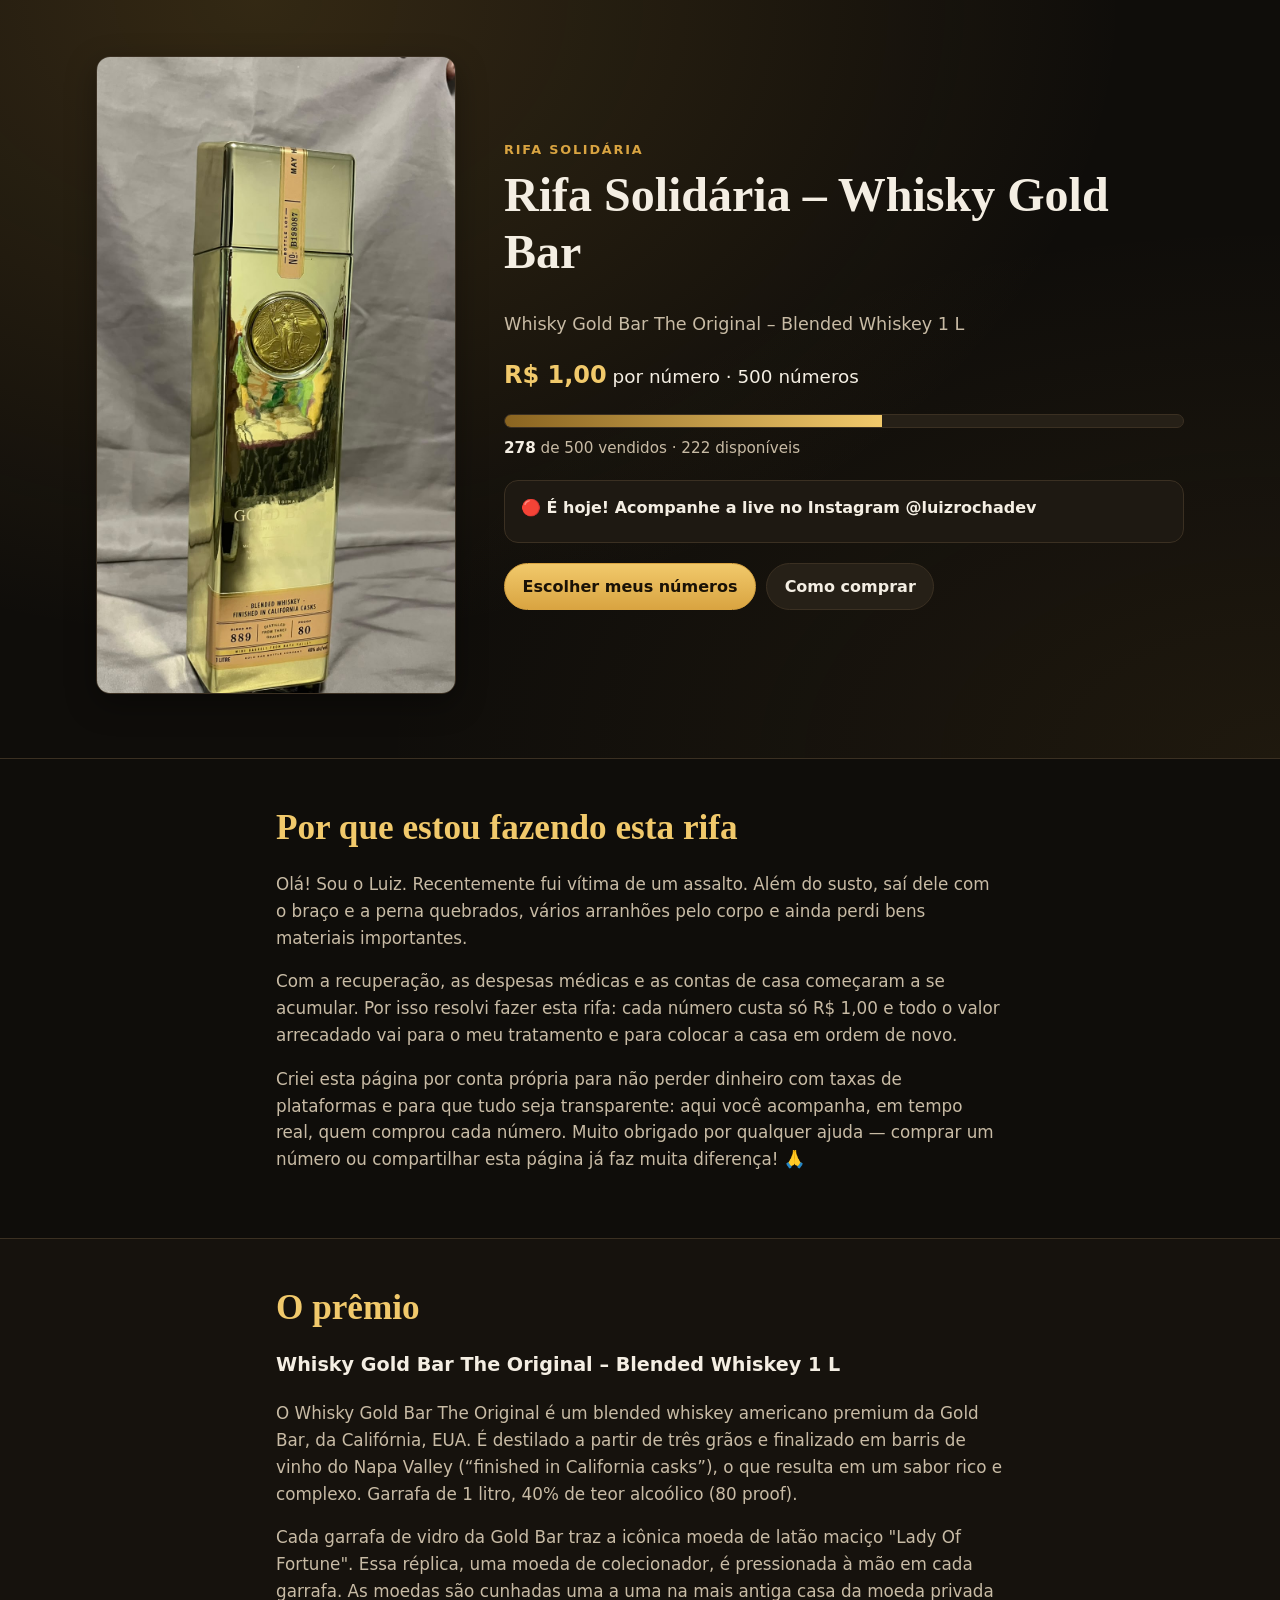
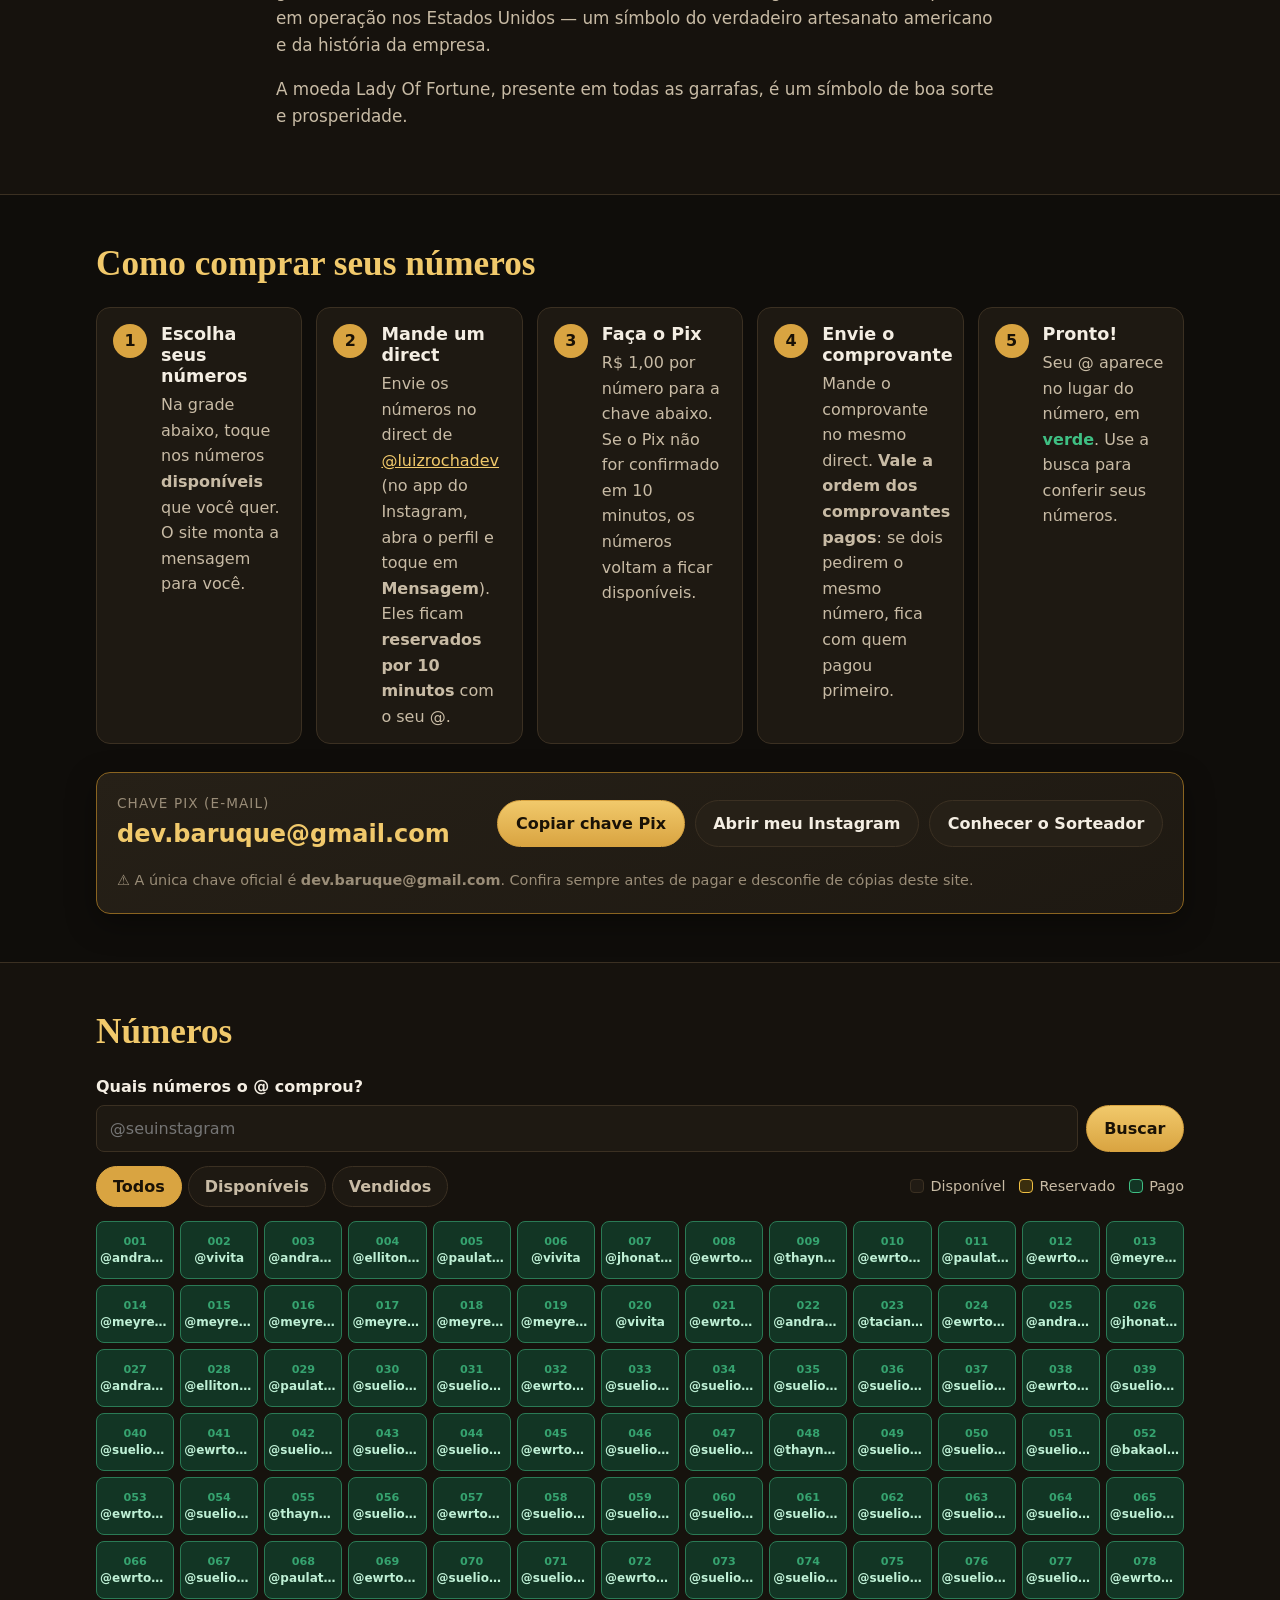
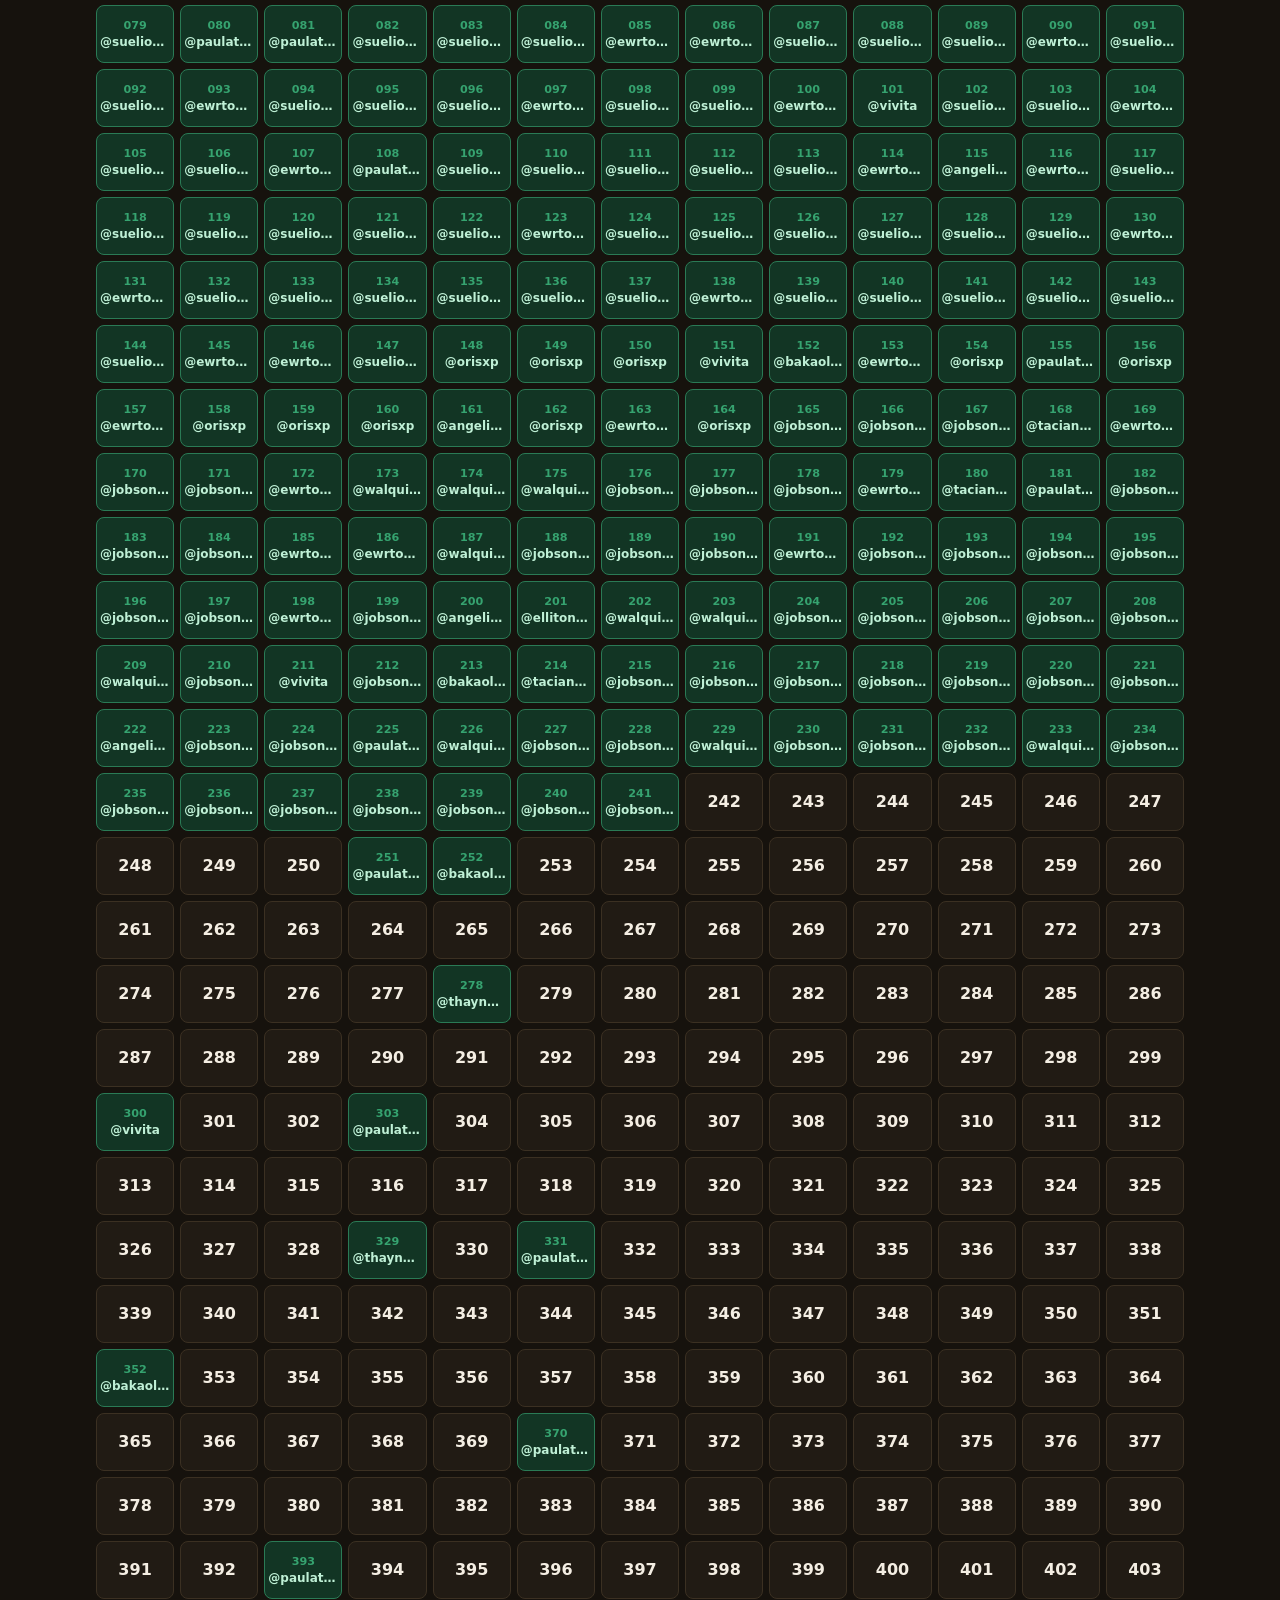
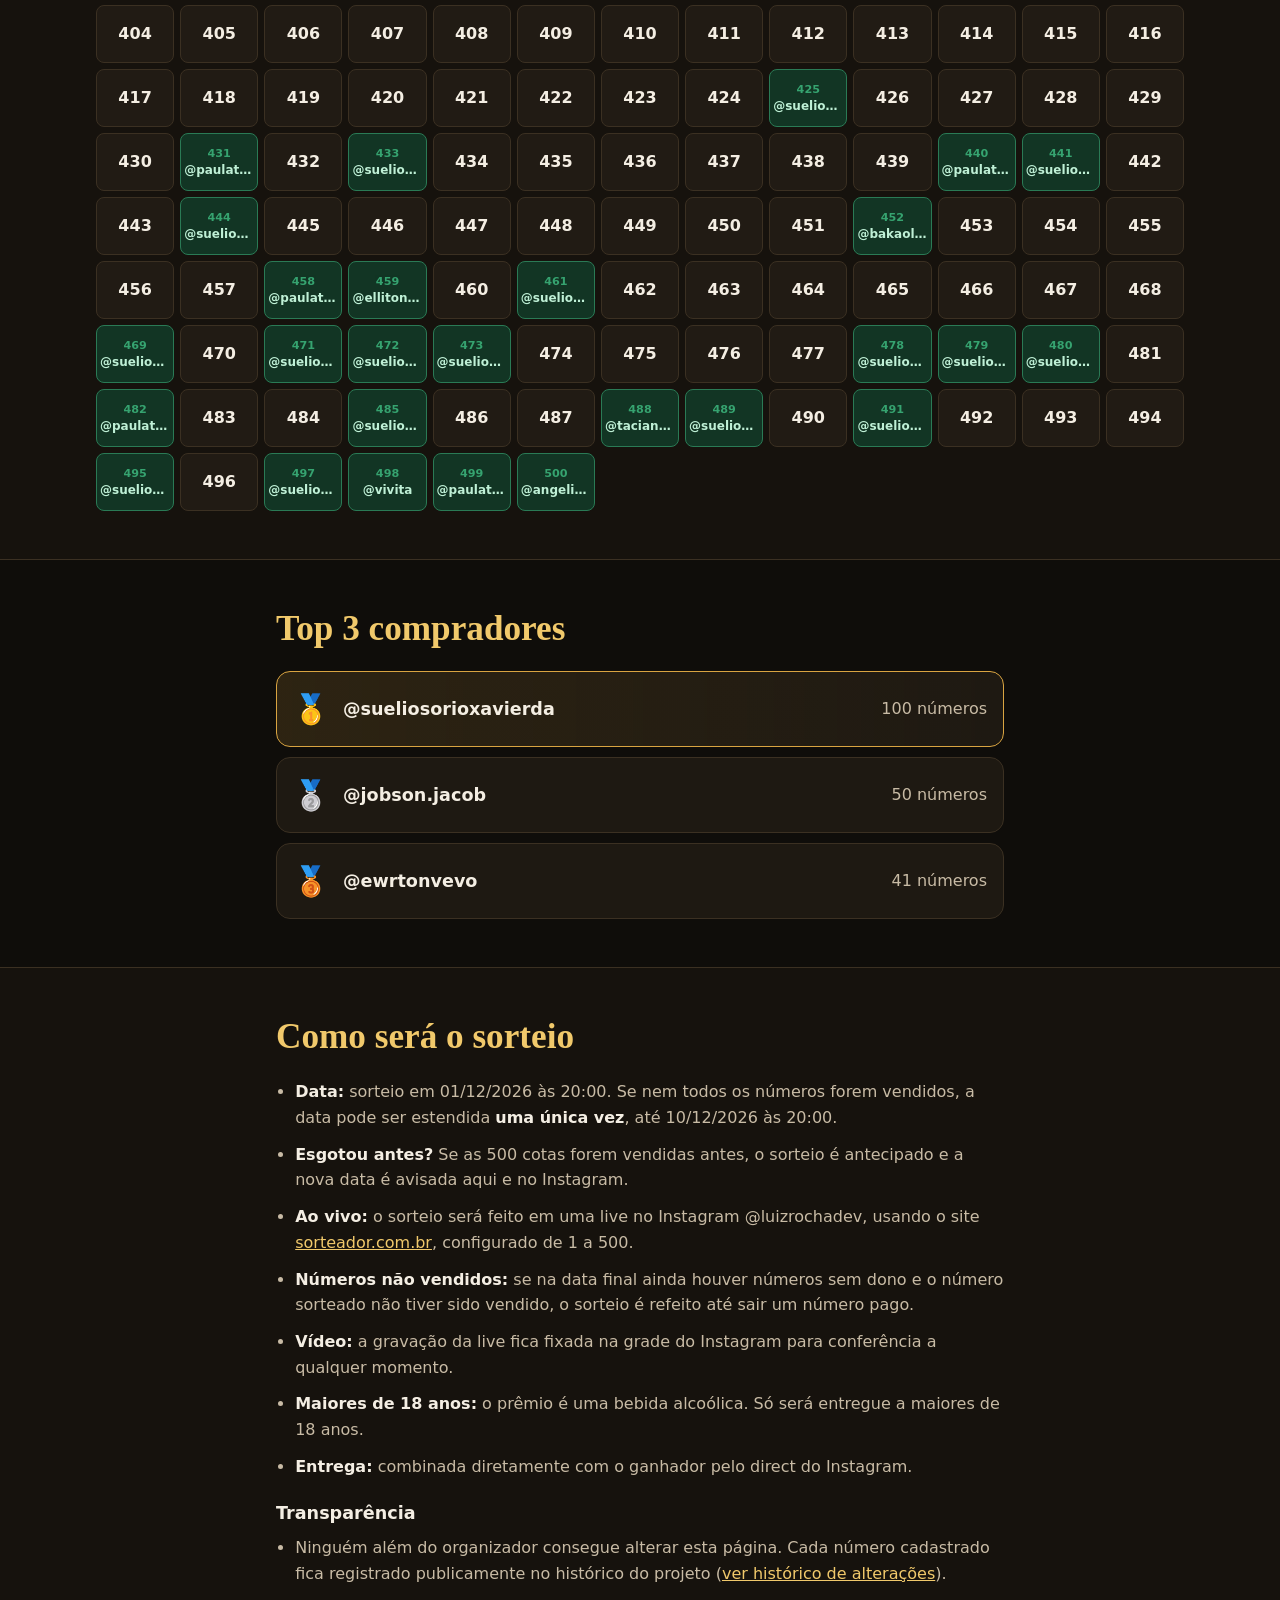
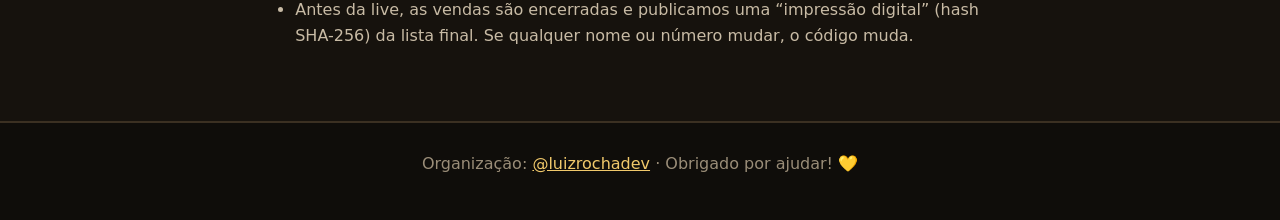
<file: index.html>
<!doctype html>
<html lang="pt-BR">
<head>
  <meta charset="utf-8">
  <meta name="viewport" content="width=device-width, initial-scale=1">
  <meta http-equiv="Content-Security-Policy" content="default-src 'self'; script-src 'self'; style-src 'self'; img-src 'self' data:; connect-src 'self'; object-src 'none'; base-uri 'self'; form-action 'none'">
  <meta name="referrer" content="strict-origin-when-cross-origin">
  <title>Rifa Solidária – Whisky Gold Bar</title>
  <meta name="description" content="Rifa solidária de um Whisky Gold Bar The Original (blended whiskey). R$ 1,00 por número. Ajude nas despesas médicas e da casa.">
  <meta property="og:type" content="website">
  <meta property="og:title" content="Rifa Solidária – Whisky Gold Bar">
  <meta property="og:description" content="R$ 1,00 por número. Escolha seus números e ajude nas despesas médicas e da casa.">
  <meta name="theme-color" content="#0f0d0a">
  <link rel="icon" href="img/favicon.svg" type="image/svg+xml">
  <link rel="stylesheet" href="css/style.css">
  <script src="js/common.js" defer></script>
  <script src="js/app.js" defer></script>
</head>
<body>
  <header class="hero">
    <div class="wrap hero-grid">
      <figure class="hero-foto">
        <img id="foto" src="img/whisky.jpg" alt="Garrafa do Whisky Gold Bar The Original (blended whiskey) com a moeda Lady Of Fortune" width="900" height="1600">
      </figure>
      <div class="hero-info">
        <p class="eyebrow">Rifa solidária</p>
        <h1 id="titulo">Rifa Solidária – Whisky Gold Bar</h1>
        <p class="hero-premio" data-cfg="premio"></p>
        <p class="hero-preco"><strong id="preco">R$ 1,00</strong> por número · <span data-cfg="totalNumeros">500</span> números</p>

        <div class="progresso" aria-live="polite">
          <div class="progresso-barra" role="progressbar" aria-label="Números vendidos" aria-valuemin="0" id="progresso-barra">
            <span id="progresso-fill"></span>
          </div>
          <p class="progresso-texto"><strong id="qtd-pagos">0</strong> de <span data-cfg="totalNumeros">500</span> vendidos · <span id="qtd-disponiveis">500</span> disponíveis</p>
        </div>

        <div class="contagem" id="contagem">
          <p class="contagem-titulo" id="contagem-titulo">Sorteio</p>
          <div class="contagem-caixas" id="contagem-caixas">
            <div><strong id="cd-d">--</strong><span>dias</span></div>
            <div><strong id="cd-h">--</strong><span>horas</span></div>
            <div><strong id="cd-m">--</strong><span>min</span></div>
            <div><strong id="cd-s">--</strong><span>seg</span></div>
          </div>
        </div>

        <div class="acoes">
          <a href="#numeros" class="btn btn-primario">Escolher meus números</a>
          <a href="#como-comprar" class="btn">Como comprar</a>
        </div>
      </div>
    </div>
  </header>

  <div class="faixa" id="faixa-status" hidden></div>

  <main>
    <section class="secao secao-resultado" id="resultado" hidden>
      <div class="wrap">
        <h2>🏆 Resultado do sorteio</h2>
        <div class="resultado-card">
          <p>Número sorteado</p>
          <p class="resultado-numero" id="resultado-numero"></p>
          <p class="resultado-ig" id="resultado-ig"></p>
          <a class="btn btn-primario" id="resultado-video" target="_blank" rel="noopener noreferrer" hidden>Assistir ao vídeo do sorteio</a>
        </div>
      </div>
    </section>

    <section class="secao" id="historia">
      <div class="wrap estreito">
        <h2>Por que estou fazendo esta rifa</h2>
        <div class="texto" id="historia-texto"></div>
      </div>
    </section>

    <section class="secao secao-alt" id="premio">
      <div class="wrap estreito">
        <h2>O prêmio</h2>
        <p class="destaque" data-cfg="premio"></p>
        <div class="texto" id="premio-texto"></div>
      </div>
    </section>

    <section class="secao" id="como-comprar">
      <div class="wrap">
        <h2>Como comprar seus números</h2>
        <ol class="passos">
          <li>
            <h3>Escolha seus números</h3>
            <p>Na grade abaixo, toque nos números <strong>disponíveis</strong> que você quer. O site monta a mensagem para você.</p>
          </li>
          <li>
            <h3>Mande um direct</h3>
            <p>Envie os números no direct de <a data-ig-link target="_blank" rel="noopener noreferrer"><span data-cfg-ig></span></a> (no app do Instagram, abra o perfil e toque em <strong>Mensagem</strong>). Eles ficam <strong>reservados por <span data-cfg="reservaMinutos">10</span> minutos</strong> com o seu @.</p>
          </li>
          <li>
            <h3>Faça o Pix</h3>
            <p><span data-cfg-preco>R$ 1,00</span> por número para a chave abaixo. Se o Pix não for confirmado em <span data-cfg="reservaMinutos">10</span> minutos, os números voltam a ficar disponíveis.</p>
          </li>
          <li>
            <h3>Envie o comprovante</h3>
            <p>Mande o comprovante no mesmo direct. <strong>Vale a ordem dos comprovantes pagos</strong>: se dois pedirem o mesmo número, fica com quem pagou primeiro.</p>
          </li>
          <li>
            <h3>Pronto!</h3>
            <p>Seu @ aparece no lugar do número, em <strong class="txt-pago">verde</strong>. Use a busca para conferir seus números.</p>
          </li>
        </ol>

        <div class="pix-card">
          <div>
            <p class="pix-rotulo">Chave Pix (e-mail)</p>
            <p class="pix-chave" data-cfg="pixChave"></p>
            <p class="pix-nome" id="pix-nome" hidden>Recebedor: <strong data-cfg="pixNomeRecebedor"></strong></p>
          </div>
          <div class="pix-botoes">
            <button type="button" class="btn btn-primario" id="btn-copiar-pix">Copiar chave Pix</button>
            <a class="btn" data-ig-link target="_blank" rel="noopener noreferrer">Abrir meu Instagram</a>
            <a class="btn" href="https://sorteador.com.br/" target="_blank" rel="noopener noreferrer">Conhecer o Sorteador</a>
          </div>
          <p class="pix-aviso">⚠️ A única chave oficial é <strong data-cfg="pixChave"></strong>. Confira sempre antes de pagar e desconfie de cópias deste site.</p>
        </div>
      </div>
    </section>

    <section class="secao secao-alt" id="numeros">
      <div class="wrap">
        <h2>Números</h2>

        <form class="busca" id="form-busca" role="search" autocomplete="off">
          <label for="busca">Quais números o @ comprou?</label>
          <div class="busca-linha">
            <input type="search" id="busca" list="lista-handles" placeholder="@seuinstagram" inputmode="text" autocapitalize="none" spellcheck="false">
            <button type="submit" class="btn btn-primario">Buscar</button>
            <button type="button" class="btn" id="btn-limpar-busca" hidden>Limpar</button>
          </div>
          <datalist id="lista-handles"></datalist>
        </form>
        <div class="busca-resultado" id="busca-resultado" aria-live="polite" hidden></div>

        <div class="grade-topo">
          <div class="filtros" role="group" aria-label="Filtrar números">
            <button type="button" class="filtro ativo" data-filtro="todos">Todos</button>
            <button type="button" class="filtro" data-filtro="disponiveis">Disponíveis</button>
            <button type="button" class="filtro" data-filtro="vendidos">Vendidos</button>
          </div>
          <ul class="legenda">
            <li><span class="bolinha disponivel"></span>Disponível</li>
            <li><span class="bolinha reservado"></span>Reservado</li>
            <li><span class="bolinha pago"></span>Pago</li>
          </ul>
        </div>

        <div class="grade" id="grade" aria-label="Grade de números"></div>
        <p class="carregando" id="carregando">Carregando números…</p>
      </div>
    </section>

    <section class="secao" id="ranking">
      <div class="wrap estreito">
        <h2>Top 3 compradores</h2>
        <ol class="ranking" id="ranking-lista"></ol>
      </div>
    </section>

    <section class="secao secao-alt" id="sorteio">
      <div class="wrap estreito">
        <h2>Como será o sorteio</h2>
        <ul class="regras">
          <li><strong>Data:</strong> sorteio em <span data-cfg-data="dataLimite"></span>. Se nem todos os números forem vendidos, a data pode ser estendida <strong>uma única vez</strong>, até <span data-cfg-data="dataMaximaAdiamento"></span>.</li>
          <li><strong>Esgotou antes?</strong> Se as <span data-cfg="totalNumeros">500</span> cotas forem vendidas antes, o sorteio é antecipado e a nova data é avisada aqui e no Instagram.</li>
          <li><strong>Ao vivo:</strong> o sorteio será feito em uma live no Instagram <span data-cfg-ig></span>, usando o site <a href="https://sorteador.com.br/" target="_blank" rel="noopener noreferrer">sorteador.com.br</a>, configurado de 1 a <span data-cfg="totalNumeros">500</span>.</li>
          <li><strong>Números não vendidos:</strong> se na data final ainda houver números sem dono e o número sorteado não tiver sido vendido, o sorteio é refeito até sair um número pago.</li>
          <li><strong>Vídeo:</strong> a gravação da live fica fixada na grade do Instagram para conferência a qualquer momento.</li>
          <li><strong>Maiores de 18 anos:</strong> o prêmio é uma bebida alcoólica. Só será entregue a maiores de 18 anos.</li>
          <li><strong>Entrega:</strong> combinada diretamente com o ganhador pelo direct do Instagram.</li>
        </ul>

        <h3>Transparência</h3>
        <ul class="regras">
          <li>Ninguém além do organizador consegue alterar esta página. Cada número cadastrado fica registrado publicamente no histórico do projeto<span id="link-historico-wrap" hidden> (<a id="link-historico" target="_blank" rel="noopener noreferrer">ver histórico de alterações</a>)</span>.</li>
          <li>Antes da live, as vendas são encerradas e publicamos uma “impressão digital” (hash SHA-256) da lista final. Se qualquer nome ou número mudar, o código muda.</li>
        </ul>
        <div class="hash-card" id="hash-card" hidden>
          <p>Hash SHA-256 da lista final:</p>
          <code id="hash-valor"></code>
          <p id="hash-confere"></p>
          <details>
            <summary>Ver a lista usada no cálculo</summary>
            <pre id="hash-lista"></pre>
          </details>
        </div>
      </div>
    </section>
  </main>

  <footer class="rodape">
    <div class="wrap">
      <p>Organização: <a data-ig-link target="_blank" rel="noopener noreferrer"><span data-cfg-ig></span></a> · Obrigado por ajudar! 💛</p>
    </div>
  </footer>

  <div class="barra-selecao" id="barra-selecao" hidden>
    <div class="wrap barra-conteudo">
      <div class="barra-info">
        <strong id="sel-qtd">0 números</strong> · <span id="sel-total">R$ 0,00</span>
        <p id="sel-lista"></p>
      </div>
      <div class="barra-botoes">
        <button type="button" class="btn btn-primario" id="btn-finalizar">Finalizar compra</button>
        <button type="button" class="btn" id="btn-limpar-sel">Limpar</button>
      </div>
    </div>
  </div>

  <dialog class="dialogo" id="dlg-finalizar" aria-labelledby="dlg-titulo">
    <div class="dialogo-topo">
      <h2 id="dlg-titulo">Falta pouco! 3 passos</h2>
      <button type="button" class="dialogo-fechar" id="dlg-fechar" aria-label="Fechar">✕</button>
    </div>
    <ol class="passos passos-dialogo">
      <li>
        <h3>Copie seu pedido</h3>
        <p class="pedido" id="dlg-pedido"></p>
        <button type="button" class="btn btn-primario" id="dlg-copiar-pedido">Copiar pedido</button>
      </li>
      <li>
        <h3>Mande no direct de <span data-cfg-ig></span></h3>
        <div id="dlg-instrucao-app" hidden>
          <p>Você está no navegador do Instagram. Para mandar o direct:</p>
          <ol class="mini-passos">
            <li>Toque no <strong>✕</strong> lá no canto de cima da tela para voltar ao Instagram.</li>
            <li>Abra o perfil <strong data-cfg-ig></strong> e toque em <strong>Mensagem</strong>.</li>
            <li>Cole o pedido e envie.</li>
          </ol>
        </div>
        <div id="dlg-instrucao-web" hidden>
          <p>Cole o pedido no direct e envie.</p>
          <a class="btn" data-ig-link target="_blank" rel="noopener noreferrer">Abrir o Instagram</a>
          <p class="dica">Se o Instagram ficar carregando, abra o app, procure <strong data-cfg-ig></strong> e toque em <strong>Mensagem</strong>.</p>
        </div>
      </li>
      <li>
        <h3>Faça o Pix de <span id="dlg-total">R$ 0,00</span> e mande o comprovante</h3>
        <p>Chave Pix (e-mail): <strong class="dlg-chave" data-cfg="pixChave"></strong></p>
        <button type="button" class="btn" id="dlg-copiar-pix">Copiar chave Pix</button>
        <p class="dica">Envie o <strong>comprovante do Pix</strong> no mesmo direct. A chave também está no link da bio, se precisar voltar aqui.</p>
      </li>
    </ol>
    <p class="dica">Seus números ficam reservados quando o direct chegar, por <span data-cfg="reservaMinutos">10</span> minutos, até o Pix ser confirmado.</p>
  </dialog>

  <div class="toast" id="toast" role="status" aria-live="polite"></div>
</body>
</html>
</file>
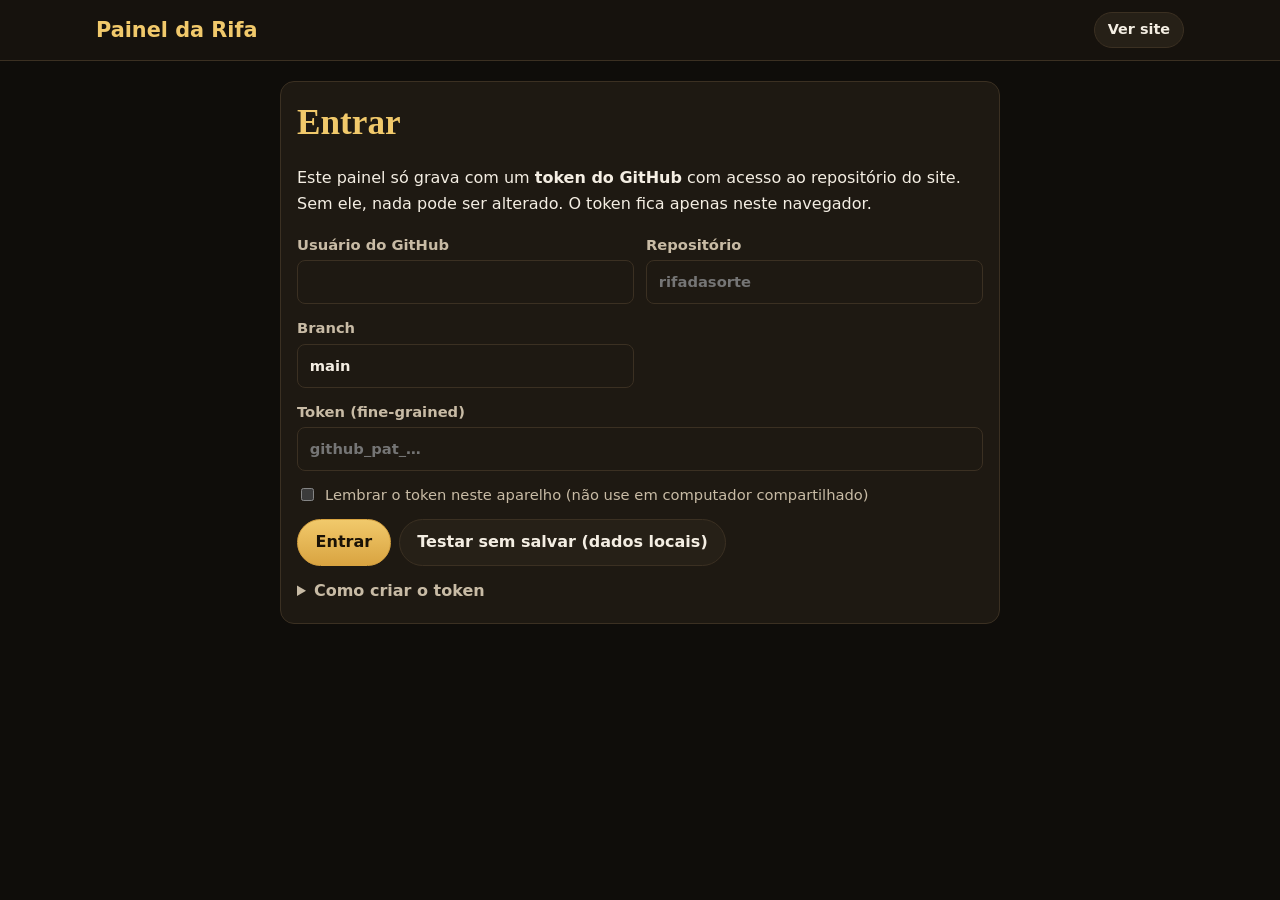
<file: admin.html>
<!doctype html>
<html lang="pt-BR">
<head>
  <meta charset="utf-8">
  <meta name="viewport" content="width=device-width, initial-scale=1">
  <meta http-equiv="Content-Security-Policy" content="default-src 'self'; script-src 'self'; style-src 'self'; img-src 'self' data:; connect-src 'self' https://api.github.com; object-src 'none'; base-uri 'self'; form-action 'none'">
  <meta name="robots" content="noindex, nofollow">
  <meta name="referrer" content="no-referrer">
  <title>Painel da Rifa</title>
  <link rel="icon" href="img/favicon.svg" type="image/svg+xml">
  <link rel="stylesheet" href="css/style.css">
  <script src="js/common.js" defer></script>
  <script src="js/admin.js" defer></script>
</head>
<body class="admin">
  <header class="admin-topo">
    <div class="wrap admin-topo-linha">
      <h1>Painel da Rifa</h1>
      <div class="admin-topo-acoes">
        <span id="modo-info"></span>
        <a class="btn btn-peq" href="./" target="_blank" rel="noopener">Ver site</a>
        <button type="button" class="btn btn-peq" id="btn-sair" hidden>Sair</button>
      </div>
    </div>
  </header>

  <!-- LOGIN -->
  <section class="wrap admin-card" id="tela-login">
    <h2>Entrar</h2>
    <p>Este painel só grava com um <strong>token do GitHub</strong> com acesso ao repositório do site. Sem ele, nada pode ser alterado. O token fica apenas neste navegador.</p>
    <form id="form-login" class="form-grade" autocomplete="off">
      <label>Usuário do GitHub <input id="in-owner" required spellcheck="false" autocapitalize="none"></label>
      <label>Repositório <input id="in-repo" required spellcheck="false" autocapitalize="none" placeholder="rifadasorte"></label>
      <label>Branch <input id="in-branch" value="main" required spellcheck="false" autocapitalize="none"></label>
      <label class="col-2">Token (fine-grained) <input id="in-token" type="password" required spellcheck="false" autocapitalize="none" placeholder="github_pat_…"></label>
      <label class="check col-2"><input type="checkbox" id="in-lembrar"> Lembrar o token neste aparelho (não use em computador compartilhado)</label>
      <div class="col-2 linha-botoes">
        <button type="submit" class="btn btn-primario">Entrar</button>
        <button type="button" class="btn" id="btn-modo-teste">Testar sem salvar (dados locais)</button>
      </div>
      <p class="erro col-2" id="login-erro" hidden></p>
    </form>
    <details class="ajuda">
      <summary>Como criar o token</summary>
      <ol>
        <li>GitHub → Settings → Developer settings → Personal access tokens → <strong>Fine-grained tokens</strong> → Generate new token.</li>
        <li>Expiration: 60 dias. Repository access: <strong>Only select repositories</strong> → escolha o repositório da rifa.</li>
        <li>Permissions → Repository permissions → <strong>Contents: Read and write</strong>. Nada mais.</li>
        <li>Copie o token e cole aqui. Ao final da rifa, apague o token no GitHub.</li>
      </ol>
    </details>
  </section>

  <!-- PAINEL -->
  <main class="wrap" id="tela-painel" hidden>
    <div class="admin-stats" id="admin-stats"></div>
    <div class="aviso" id="aviso-esgotado" hidden>🎉 Todas as cotas estão pagas! Defina a data do sorteio antecipado em “Datas e status”.</div>

    <div class="admin-pendente" id="barra-pendente">
      <p id="pendente-texto">Nenhuma alteração pendente.</p>
      <div class="linha-botoes">
        <button type="button" class="btn btn-primario" id="btn-publicar" disabled>Publicar alterações</button>
        <button type="button" class="btn" id="btn-descartar" disabled>Descartar</button>
        <button type="button" class="btn" id="btn-recarregar">Recarregar</button>
        <button type="button" class="btn" id="btn-baixar">Baixar JSON</button>
      </div>
      <ul class="pendente-lista" id="pendente-lista"></ul>
    </div>

    <section class="admin-card">
      <h2>Números</h2>
      <div class="form-grade">
        <label>Números (ex.: 7, 15, 20-25)
          <input id="in-nums" inputmode="numeric" spellcheck="false" placeholder="7, 15, 20-25">
        </label>
        <label>@ do comprador
          <input id="in-ig" spellcheck="false" autocapitalize="none" list="admin-handles" placeholder="@fulano">
          <datalist id="admin-handles"></datalist>
        </label>
      </div>
      <p class="dica">Toque nos números da grade para selecionar, ou digite acima. Para confirmar o pagamento de uma reserva, deixe o @ em branco ou use “Selecionar números do @”.</p>
      <div class="linha-botoes">
        <button type="button" class="btn btn-reservar" id="btn-reservar">Reservar (<span data-min>10</span> min)</button>
        <button type="button" class="btn btn-pagar" id="btn-pagar">Marcar como pago</button>
        <button type="button" class="btn btn-liberar" id="btn-liberar">Liberar</button>
        <button type="button" class="btn" id="btn-sel-ig">Selecionar números do @</button>
        <button type="button" class="btn" id="btn-limpar-sel">Limpar seleção</button>
      </div>
      <p class="sel-info" id="sel-info"></p>
      <ul class="legenda">
        <li><span class="bolinha disponivel"></span>Disponível</li>
        <li><span class="bolinha reservado"></span>Reservado</li>
        <li><span class="bolinha pago"></span>Pago</li>
        <li><span class="bolinha alterado"></span>Alterado (não publicado)</li>
      </ul>
      <div class="grade grade-admin" id="admin-grade"></div>
    </section>

    <section class="admin-card">
      <h2>Datas e status</h2>
      <div class="form-grade">
        <label>Data/hora do sorteio (Brasília)
          <input type="datetime-local" id="cfg-dataLimite">
        </label>
        <label>Data máxima se adiar (Brasília)
          <input type="datetime-local" id="cfg-dataMaximaAdiamento">
        </label>
        <div class="col-2 linha-botoes">
          <button type="button" class="btn" id="btn-adiar">Adiar sorteio (usar só uma vez)</button>
          <span id="adiado-info"></span>
        </div>
        <label>Sorteio antecipado (se esgotar)
          <input type="datetime-local" id="cfg-dataSorteioAntecipado">
        </label>
        <div class="linha-botoes alinhar-fim">
          <button type="button" class="btn" id="btn-limpar-antecipado">Remover antecipação</button>
        </div>
        <label>Status
          <select id="cfg-status">
            <option value="aberta">Aberta (vendendo)</option>
            <option value="encerrada">Encerrada (aguardando sorteio)</option>
            <option value="sorteada">Sorteada (mostrar resultado)</option>
          </select>
        </label>
        <label>Minutos de reserva
          <input type="number" id="cfg-reservaMinutos" min="1" max="1440">
        </label>
      </div>

      <h3>Encerrar vendas</h3>
      <p class="dica">Antes da live: encerra as vendas, calcula o hash SHA-256 da lista de pagos e mostra no site. Leia o hash na live.</p>
      <div class="linha-botoes">
        <button type="button" class="btn btn-primario" id="btn-encerrar">Encerrar vendas e gerar hash</button>
      </div>
      <p class="hash-admin"><code id="hash-admin"></code></p>

      <h3>Resultado</h3>
      <div class="form-grade">
        <label>Número sorteado
          <input type="number" id="res-numero" min="1">
        </label>
        <label>Link do vídeo no Instagram
          <input type="url" id="res-video" placeholder="https://www.instagram.com/p/…" spellcheck="false">
        </label>
        <p class="col-2 dica" id="res-info"></p>
      </div>
    </section>

    <section class="admin-card">
      <h2>Textos da página</h2>
      <div class="form-grade">
        <label class="col-2">Título <input id="cfg-titulo"></label>
        <label>Prêmio <input id="cfg-premio"></label>
        <label>Arquivo da foto (pasta img/) <input id="cfg-foto" spellcheck="false" placeholder="img/whisky.jpg"></label>
        <label>Chave Pix <input id="cfg-pixChave" spellcheck="false"></label>
        <label>Nome do recebedor do Pix <input id="cfg-pixNomeRecebedor"></label>
        <label>Instagram (sem @) <input id="cfg-instagram" spellcheck="false" autocapitalize="none"></label>
        <label>Preço por número (R$) <input type="number" id="cfg-precoNumero" min="0.01" step="0.01"></label>
        <label class="col-2">Sua história <textarea id="cfg-historia" rows="8"></textarea></label>
        <label class="col-2">Descrição do prêmio <textarea id="cfg-descricaoPremio" rows="8"></textarea></label>
      </div>
      <p class="dica">Separe parágrafos com uma linha em branco.</p>
    </section>
  </main>

  <div class="toast" id="toast" role="status" aria-live="polite"></div>
</body>
</html>
</file>
<file: css/style.css>
:root {
  color-scheme: dark;
  --bg: #0f0d0a;
  --bg-alt: #16120d;
  --card: #1e1912;
  --card-2: #262017;
  --borda: #3b3022;
  --texto: #f4eee3;
  --texto-2: #c8bba5;
  --texto-3: #9a8d78;
  --ouro: #d9a441;
  --ouro-claro: #f1c96b;
  --ouro-escuro: #8a6420;
  --verde: #3fbf83;
  --verde-bg: #123524;
  --verde-borda: #2a7a55;
  --amarelo: #f0c043;
  --amarelo-bg: #3a2e0e;
  --amarelo-borda: #8f7020;
  --disp-bg: #211b14;
  --vermelho: #ef6b63;
  --azul: #6aa9ff;
  --raio: 14px;
  --raio-peq: 8px;
  --sombra: 0 10px 30px rgba(0, 0, 0, .35);
  --fonte: system-ui, -apple-system, "Segoe UI", Roboto, "Helvetica Neue", Arial, sans-serif;
  --serif: Georgia, "Times New Roman", serif;
}

* { box-sizing: border-box; }
html { scroll-behavior: smooth; -webkit-text-size-adjust: 100%; }
body {
  margin: 0;
  background: var(--bg);
  color: var(--texto);
  font-family: var(--fonte);
  font-size: 16px;
  line-height: 1.6;
}
body.com-barra { padding-bottom: 120px; }
img { max-width: 100%; height: auto; display: block; }
a { color: var(--ouro-claro); }
h1, h2, h3 { line-height: 1.2; margin: 0 0 .6em; }
h2 { font-family: var(--serif); font-size: clamp(1.6rem, 4vw, 2.2rem); color: var(--ouro-claro); }
h3 { font-size: 1.1rem; }
p { margin: 0 0 1em; }
[hidden] { display: none !important; }
code, pre { font-family: ui-monospace, SFMono-Regular, Menlo, Consolas, monospace; }

.wrap { width: 100%; max-width: 1120px; margin: 0 auto; padding: 0 16px; }
.wrap.estreito { max-width: 760px; }

/* ---------- botões ---------- */
.btn {
  display: inline-flex; align-items: center; justify-content: center; gap: .4em;
  min-height: 44px; padding: .6em 1.1em;
  border: 1px solid var(--borda); border-radius: 999px;
  background: var(--card-2); color: var(--texto);
  font: inherit; font-weight: 600; text-decoration: none; cursor: pointer;
  transition: background .15s, border-color .15s, transform .1s;
}
.btn:hover { border-color: var(--ouro); }
.btn:active { transform: scale(.98); }
.btn:disabled { opacity: .45; cursor: not-allowed; }
.btn-primario {
  background: linear-gradient(180deg, var(--ouro-claro), var(--ouro));
  color: #1a1206; border-color: var(--ouro);
}
.btn-primario:hover { background: var(--ouro-claro); }
.btn-peq { min-height: 36px; padding: .3em .9em; font-size: .9rem; }
.link { background: none; border: 0; color: var(--ouro-claro); font: inherit; text-decoration: underline; cursor: pointer; padding: 0; }
:focus-visible { outline: 3px solid var(--azul); outline-offset: 2px; }

/* ---------- hero ---------- */
.hero {
  background:
    radial-gradient(ellipse at 20% 0%, rgba(217, 164, 65, .18), transparent 60%),
    radial-gradient(ellipse at 100% 100%, rgba(217, 164, 65, .08), transparent 50%),
    var(--bg);
  padding: 32px 0 40px;
  border-bottom: 1px solid var(--borda);
}
.hero-grid { display: grid; gap: 28px; align-items: center; }
.hero-foto {
  margin: 0; border-radius: var(--raio); overflow: hidden;
  border: 1px solid var(--borda); box-shadow: var(--sombra);
  background: var(--card); max-width: 360px; justify-self: center; width: 100%;
}
.hero-foto img { width: 100%; aspect-ratio: 9 / 16; object-fit: cover; object-position: center 60%; }
.eyebrow { text-transform: uppercase; letter-spacing: .14em; font-size: .8rem; color: var(--ouro); font-weight: 700; margin-bottom: .4em; }
.hero h1 { font-family: var(--serif); font-size: clamp(2rem, 6vw, 3rem); }
.hero-premio { color: var(--texto-2); font-size: 1.1rem; }
.hero-preco { font-size: 1.15rem; }
.hero-preco strong { color: var(--ouro-claro); font-size: 1.5rem; }

.progresso { margin: 20px 0; }
.progresso-barra { height: 14px; border-radius: 999px; background: var(--card-2); border: 1px solid var(--borda); overflow: hidden; }
.progresso-barra span { display: block; height: 100%; width: 0; background: linear-gradient(90deg, var(--ouro-escuro), var(--ouro-claro)); transition: width .6s ease; }
.progresso-texto { margin: .5em 0 0; color: var(--texto-2); font-size: .95rem; }
.progresso-texto strong { color: var(--texto); }

.contagem { background: var(--card); border: 1px solid var(--borda); border-radius: var(--raio); padding: 14px 16px; margin-bottom: 20px; }
.contagem-titulo { margin: 0 0 .5em; font-weight: 600; }
.contagem-caixas { display: grid; grid-template-columns: repeat(4, 1fr); gap: 8px; text-align: center; }
.contagem-caixas div { background: var(--card-2); border-radius: var(--raio-peq); padding: 6px 4px; }
.contagem-caixas strong { display: block; font-size: 1.5rem; color: var(--ouro-claro); font-variant-numeric: tabular-nums; }
.contagem-caixas span { font-size: .75rem; color: var(--texto-3); text-transform: uppercase; letter-spacing: .06em; }

.acoes { display: flex; flex-wrap: wrap; gap: 10px; }

.faixa { background: var(--amarelo-bg); color: var(--amarelo); border-bottom: 1px solid var(--amarelo-borda); text-align: center; padding: 12px 16px; font-weight: 600; }

/* ---------- seções ---------- */
.secao { padding: 48px 0; }
.secao-alt { background: var(--bg-alt); border-top: 1px solid var(--borda); border-bottom: 1px solid var(--borda); }
.texto p { color: var(--texto-2); font-size: 1.05rem; }
.destaque { font-size: 1.2rem; font-weight: 600; }

.passos { list-style: none; padding: 0; margin: 0 0 28px; display: grid; gap: 14px; counter-reset: passo; }
.passos li {
  counter-increment: passo; position: relative;
  background: var(--card); border: 1px solid var(--borda); border-radius: var(--raio);
  padding: 16px 16px 14px 64px;
}
.passos li::before {
  content: counter(passo); position: absolute; left: 16px; top: 16px;
  width: 34px; height: 34px; border-radius: 50%;
  display: grid; place-items: center;
  background: var(--ouro); color: #1a1206; font-weight: 800;
}
.passos h3 { margin-bottom: .3em; }
.passos p { margin: 0; color: var(--texto-2); }
.txt-pago { color: var(--verde); }

.pix-card {
  background: linear-gradient(160deg, var(--card-2), var(--card));
  border: 1px solid var(--ouro-escuro); border-radius: var(--raio);
  padding: 20px; display: grid; gap: 16px; box-shadow: var(--sombra);
}
.pix-rotulo { margin: 0; color: var(--texto-3); font-size: .85rem; text-transform: uppercase; letter-spacing: .08em; }
.pix-chave { margin: 0; font-size: clamp(1.1rem, 4.5vw, 1.5rem); font-weight: 700; color: var(--ouro-claro); word-break: break-all; }
.pix-nome { margin: .3em 0 0; color: var(--texto-2); }
.pix-botoes { display: flex; flex-wrap: wrap; gap: 10px; }
.pix-aviso { margin: 0; font-size: .9rem; color: var(--texto-3); }

/* ---------- busca ---------- */
.busca { margin-bottom: 14px; }
.busca label { display: block; font-weight: 700; margin-bottom: 6px; }
.busca-linha { display: flex; flex-wrap: wrap; gap: 8px; }
.busca-linha input { flex: 1 1 200px; }
input, select, textarea {
  font: inherit; color: var(--texto);
  background: var(--card); border: 1px solid var(--borda); border-radius: var(--raio-peq);
  padding: .6em .8em; min-height: 44px; width: 100%;
}
.busca-linha input { width: auto; }
input:focus, select:focus, textarea:focus { border-color: var(--ouro); outline: none; }
textarea { resize: vertical; }

.busca-resultado { background: var(--card); border: 1px solid var(--ouro-escuro); border-radius: var(--raio); padding: 16px; margin-bottom: 20px; }
.busca-cabecalho { display: flex; justify-content: space-between; align-items: center; gap: 12px; flex-wrap: wrap; margin-bottom: 10px; }
.busca-ig { font-size: 1.3rem; font-weight: 800; color: var(--ouro-claro); margin: 0; }
.busca-resumo { margin: 0; color: var(--texto-2); }
.busca-vazio, .busca-sugestoes { margin: 0; color: var(--texto-2); }
.busca-sugestoes { margin-top: .6em; }
.chips { list-style: none; padding: 0; margin: 0; display: flex; flex-wrap: wrap; gap: 6px; }
.chip { padding: 4px 10px; border-radius: 999px; font-weight: 700; font-variant-numeric: tabular-nums; font-size: .95rem; }
.chip.pago { background: var(--verde-bg); color: var(--verde); border: 1px solid var(--verde-borda); }
.chip.reservado { background: var(--amarelo-bg); color: var(--amarelo); border: 1px solid var(--amarelo-borda); }

/* ---------- grade ---------- */
.grade-topo { display: flex; justify-content: space-between; align-items: center; flex-wrap: wrap; gap: 12px; margin-bottom: 14px; }
.filtros { display: flex; gap: 6px; flex-wrap: wrap; }
.filtro { font: inherit; font-weight: 600; color: var(--texto-2); background: var(--card); border: 1px solid var(--borda); border-radius: 999px; padding: .4em 1em; min-height: 40px; cursor: pointer; }
.filtro.ativo { background: var(--ouro); color: #1a1206; border-color: var(--ouro); }
.legenda { list-style: none; display: flex; gap: 14px; flex-wrap: wrap; padding: 0; margin: 0; font-size: .9rem; color: var(--texto-2); }
.legenda li { display: flex; align-items: center; gap: 6px; }
.bolinha { width: 14px; height: 14px; border-radius: 4px; border: 1px solid var(--borda); }
.bolinha.disponivel { background: var(--disp-bg); }
.bolinha.reservado { background: var(--amarelo-bg); border-color: var(--amarelo); }
.bolinha.pago { background: var(--verde-bg); border-color: var(--verde); }
.bolinha.alterado { background: transparent; border: 2px dashed var(--azul); }

.grade { display: grid; grid-template-columns: repeat(auto-fill, minmax(64px, 1fr)); gap: 6px; }
.num {
  position: relative; min-height: 54px; padding: 4px 3px;
  display: flex; flex-direction: column; align-items: center; justify-content: center;
  border-radius: var(--raio-peq); border: 1px solid var(--borda);
  background: var(--disp-bg); color: var(--texto);
  font: inherit; cursor: pointer; overflow: hidden;
  transition: transform .1s, border-color .15s, background .15s;
}
.num:hover { border-color: var(--ouro); }
.num-n { font-weight: 800; font-variant-numeric: tabular-nums; font-size: 1rem; }
.num-ig { font-size: .68rem; line-height: 1.2; max-width: 100%; overflow: hidden; text-overflow: ellipsis; white-space: nowrap; }
.num.pago { background: var(--verde-bg); border-color: var(--verde-borda); color: var(--verde); }
.num.pago .num-n { font-size: .7rem; opacity: .8; font-weight: 600; }
.num.pago .num-ig { font-size: .75rem; font-weight: 700; color: #bff0d6; }
.num.reservado { background: var(--amarelo-bg); border-color: var(--amarelo-borda); color: var(--amarelo); }
.num.reservado .num-n { font-size: .8rem; }
.num.selecionado { background: var(--ouro); color: #1a1206; border-color: var(--ouro-claro); transform: scale(1.04); }
.num.destacado { outline: 3px solid var(--ouro-claro); outline-offset: 1px; box-shadow: 0 0 14px rgba(241, 201, 107, .6); z-index: 1; }
.num.oculto { display: none; }
.carregando { color: var(--texto-3); }

/* ---------- ranking ---------- */
.ranking { list-style: none; padding: 0; margin: 0; display: grid; gap: 10px; }
.ranking-item { display: flex; align-items: center; gap: 14px; background: var(--card); border: 1px solid var(--borda); border-radius: var(--raio); padding: 14px 16px; }
.ranking-item.pos-1 { border-color: var(--ouro); background: linear-gradient(90deg, rgba(217, 164, 65, .15), var(--card)); }
.ranking-medalha { font-size: 1.8rem; }
.ranking-ig { flex: 1; text-align: left; background: none; border: 0; color: var(--texto); font: inherit; font-weight: 700; font-size: 1.1rem; cursor: pointer; padding: 0; overflow: hidden; text-overflow: ellipsis; }
.ranking-ig:hover { color: var(--ouro-claro); text-decoration: underline; }
.ranking-qtd { color: var(--texto-2); white-space: nowrap; }
.ranking-vazio { color: var(--texto-2); background: var(--card); border: 1px dashed var(--borda); border-radius: var(--raio); padding: 16px; text-align: center; }

/* ---------- regras / hash / resultado ---------- */
.regras { padding-left: 1.2em; margin: 0 0 24px; }
.regras li { margin-bottom: .7em; color: var(--texto-2); }
.regras strong { color: var(--texto); }
.hash-card { background: var(--card); border: 1px solid var(--borda); border-radius: var(--raio); padding: 16px; }
.hash-card code { display: block; word-break: break-all; color: var(--ouro-claro); background: var(--bg); padding: 10px; border-radius: var(--raio-peq); margin-bottom: .8em; }
.hash-card .ok { color: var(--verde); font-weight: 600; }
.hash-card .erro { color: var(--vermelho); font-weight: 600; }
.hash-card pre { max-height: 260px; overflow: auto; background: var(--bg); padding: 10px; border-radius: var(--raio-peq); font-size: .85rem; }
.secao-resultado { background: radial-gradient(ellipse at center, rgba(217, 164, 65, .2), transparent 70%); }
.resultado-card { text-align: center; background: var(--card); border: 2px solid var(--ouro); border-radius: var(--raio); padding: 24px; max-width: 480px; margin: 0 auto; }
.resultado-numero { font-size: 4rem; font-weight: 900; color: var(--ouro-claro); margin: 0; line-height: 1.1; }
.resultado-ig { font-size: 1.5rem; font-weight: 700; }

.rodape { padding: 28px 0; text-align: center; color: var(--texto-3); border-top: 1px solid var(--borda); }

/* ---------- barra de seleção ---------- */
.barra-selecao {
  position: fixed; left: 0; right: 0; bottom: 0; z-index: 20;
  background: rgba(22, 18, 13, .97); border-top: 1px solid var(--ouro-escuro);
  box-shadow: 0 -8px 24px rgba(0, 0, 0, .4);
  padding: 12px 0 calc(12px + env(safe-area-inset-bottom));
}
.barra-conteudo { display: flex; align-items: center; justify-content: space-between; gap: 12px; flex-wrap: wrap; }
.barra-info { min-width: 0; flex: 1 1 220px; }
.barra-info strong { color: var(--ouro-claro); }
.barra-info p { margin: 0; font-size: .85rem; color: var(--texto-2); white-space: nowrap; overflow: hidden; text-overflow: ellipsis; }
.barra-botoes { display: flex; gap: 8px; flex-wrap: wrap; }

.toast {
  position: fixed; left: 50%; bottom: 24px; z-index: 30;
  transform: translate(-50%, 150%); opacity: 0;
  max-width: calc(100% - 32px); width: max-content;
  background: var(--texto); color: var(--bg); font-weight: 600;
  padding: 12px 18px; border-radius: var(--raio-peq); box-shadow: var(--sombra);
  transition: transform .25s, opacity .25s; pointer-events: none;
}
.toast.visivel { transform: translate(-50%, 0); opacity: 1; }
body.com-barra .toast { bottom: 130px; }
.copia-oculta { position: fixed; top: 0; left: 0; opacity: 0; pointer-events: none; }

/* ---------- janela "Finalizar compra" ---------- */
.dialogo {
  width: min(560px, calc(100% - 24px)); max-height: calc(100dvh - 24px); overflow: auto;
  margin: auto; padding: 18px 16px 8px;
  background: var(--bg-alt); color: var(--texto);
  border: 1px solid var(--ouro-escuro); border-radius: var(--raio); box-shadow: var(--sombra);
}
.dialogo:not([open]) { display: none; }
.dialogo.sem-modal { display: block; position: fixed; inset: 12px; z-index: 40; } /* navegadores sem showModal */
.dialogo::backdrop { background: rgba(0, 0, 0, .7); }
body.dialogo-aberto { overflow: hidden; }
.dialogo-topo { display: flex; align-items: center; justify-content: space-between; gap: 12px; margin-bottom: 12px; }
.dialogo-topo h2 { margin: 0; font-size: 1.4rem; }
.dialogo-fechar {
  flex: none; width: 44px; height: 44px; border-radius: 50%;
  border: 1px solid var(--borda); background: var(--card-2); color: var(--texto);
  font-size: 1.1rem; cursor: pointer;
}
.passos.passos-dialogo { margin-bottom: 12px; gap: 10px; grid-template-columns: 1fr; }
.passos-dialogo li { padding: 14px 14px 14px 58px; }
.passos-dialogo li::before { left: 12px; top: 14px; }
.passos-dialogo p { margin-bottom: .7em; }
.passos-dialogo .btn { width: 100%; }
.pedido {
  background: var(--card-2); border: 1px dashed var(--ouro-escuro); border-radius: var(--raio-peq);
  padding: 10px 12px; color: var(--texto) !important; font-size: .95rem;
  -webkit-user-select: text; user-select: text;
}
.dlg-chave { color: var(--ouro-claro); word-break: break-all; }
.mini-passos { margin: 0 0 .5em; padding-left: 1.2em; color: var(--texto-2); }
.mini-passos li { counter-increment: none; padding: 0; margin-bottom: .4em; background: none; border: 0; }
.mini-passos li::before { content: none; }
.dialogo .dica { margin: 0 0 8px; }
.passos-dialogo .btn + .dica { margin: 10px 0 0; }

/* ---------- admin ---------- */
.admin-topo { background: var(--bg-alt); border-bottom: 1px solid var(--borda); padding: 12px 0; position: sticky; top: 0; z-index: 10; }
.admin-topo-linha { display: flex; align-items: center; justify-content: space-between; gap: 12px; flex-wrap: wrap; }
.admin-topo h1 { font-size: 1.3rem; margin: 0; color: var(--ouro-claro); }
.admin-topo-acoes { display: flex; align-items: center; gap: 8px; flex-wrap: wrap; color: var(--texto-3); font-size: .9rem; }
.admin-card { background: var(--card); border: 1px solid var(--borda); border-radius: var(--raio); padding: 20px 16px; margin: 20px auto; }
section.wrap.admin-card { max-width: 720px; }
.form-grade { display: grid; gap: 12px; margin-bottom: 12px; }
.form-grade label { display: grid; gap: 4px; font-weight: 600; font-size: .92rem; color: var(--texto-2); }
.form-grade label.check { display: flex; align-items: center; gap: 8px; font-weight: 400; }
.form-grade label.check input { width: auto; min-height: 0; }
.linha-botoes { display: flex; flex-wrap: wrap; gap: 8px; align-items: center; }
.alinhar-fim { align-self: end; }
.erro { color: var(--vermelho); font-weight: 600; margin: 0; }
.dica { color: var(--texto-3); font-size: .9rem; }
.ajuda { margin-top: 12px; color: var(--texto-2); }
.ajuda summary { cursor: pointer; font-weight: 600; }
.aviso { background: var(--verde-bg); color: var(--verde); border: 1px solid var(--verde-borda); border-radius: var(--raio-peq); padding: 12px; margin-top: 16px; font-weight: 600; }
.admin-stats { display: grid; grid-template-columns: repeat(2, 1fr); gap: 10px; margin-top: 20px; }
.stat { background: var(--card); border: 1px solid var(--borda); border-radius: var(--raio); padding: 12px; text-align: center; }
.stat strong { display: block; font-size: 1.6rem; color: var(--ouro-claro); }
.stat span { color: var(--texto-3); font-size: .85rem; }
.admin-pendente {
  position: sticky; top: 62px; z-index: 9;
  background: var(--card-2); border: 1px solid var(--borda); border-radius: var(--raio);
  padding: 12px 16px; margin-top: 16px;
}
.admin-pendente.tem { border-color: var(--azul); }
.admin-pendente p { margin: 0 0 8px; font-weight: 600; }
.pendente-lista { margin: 8px 0 0; padding-left: 1.2em; font-size: .85rem; color: var(--texto-2); max-height: 120px; overflow: auto; }
.pendente-lista:empty { display: none; }
.btn-reservar { border-color: var(--amarelo-borda); color: var(--amarelo); }
.btn-pagar { border-color: var(--verde-borda); color: var(--verde); }
.btn-liberar { border-color: #6b2c28; color: var(--vermelho); }
.sel-info { min-height: 1.6em; color: var(--ouro-claro); font-weight: 600; margin: 10px 0; }
.grade-admin { margin-top: 12px; }
.grade-admin .num.alterado { box-shadow: inset 0 0 0 2px var(--azul); }
.hash-admin code { word-break: break-all; color: var(--ouro-claro); }

/* ---------- telas maiores ---------- */
@media (min-width: 720px) {
  .hero { padding: 56px 0 64px; }
  .hero-grid { grid-template-columns: minmax(260px, 360px) 1fr; gap: 48px; }
  .passos { grid-template-columns: repeat(auto-fit, minmax(200px, 1fr)); }
  .pix-card { grid-template-columns: 1fr auto; align-items: center; }
  .pix-aviso { grid-column: 1 / -1; }
  .form-grade { grid-template-columns: 1fr 1fr; }
  .col-2 { grid-column: 1 / -1; }
  .admin-stats { grid-template-columns: repeat(4, 1fr); }
  .grade { grid-template-columns: repeat(auto-fill, minmax(78px, 1fr)); }
  .num { min-height: 58px; }
}

@media (max-width: 380px) {
  .grade { grid-template-columns: repeat(5, 1fr); gap: 4px; }
  .num-ig { font-size: .6rem; }
}

@media (prefers-reduced-motion: reduce) {
  html { scroll-behavior: auto; }
  * { transition: none !important; }
}
</file>
